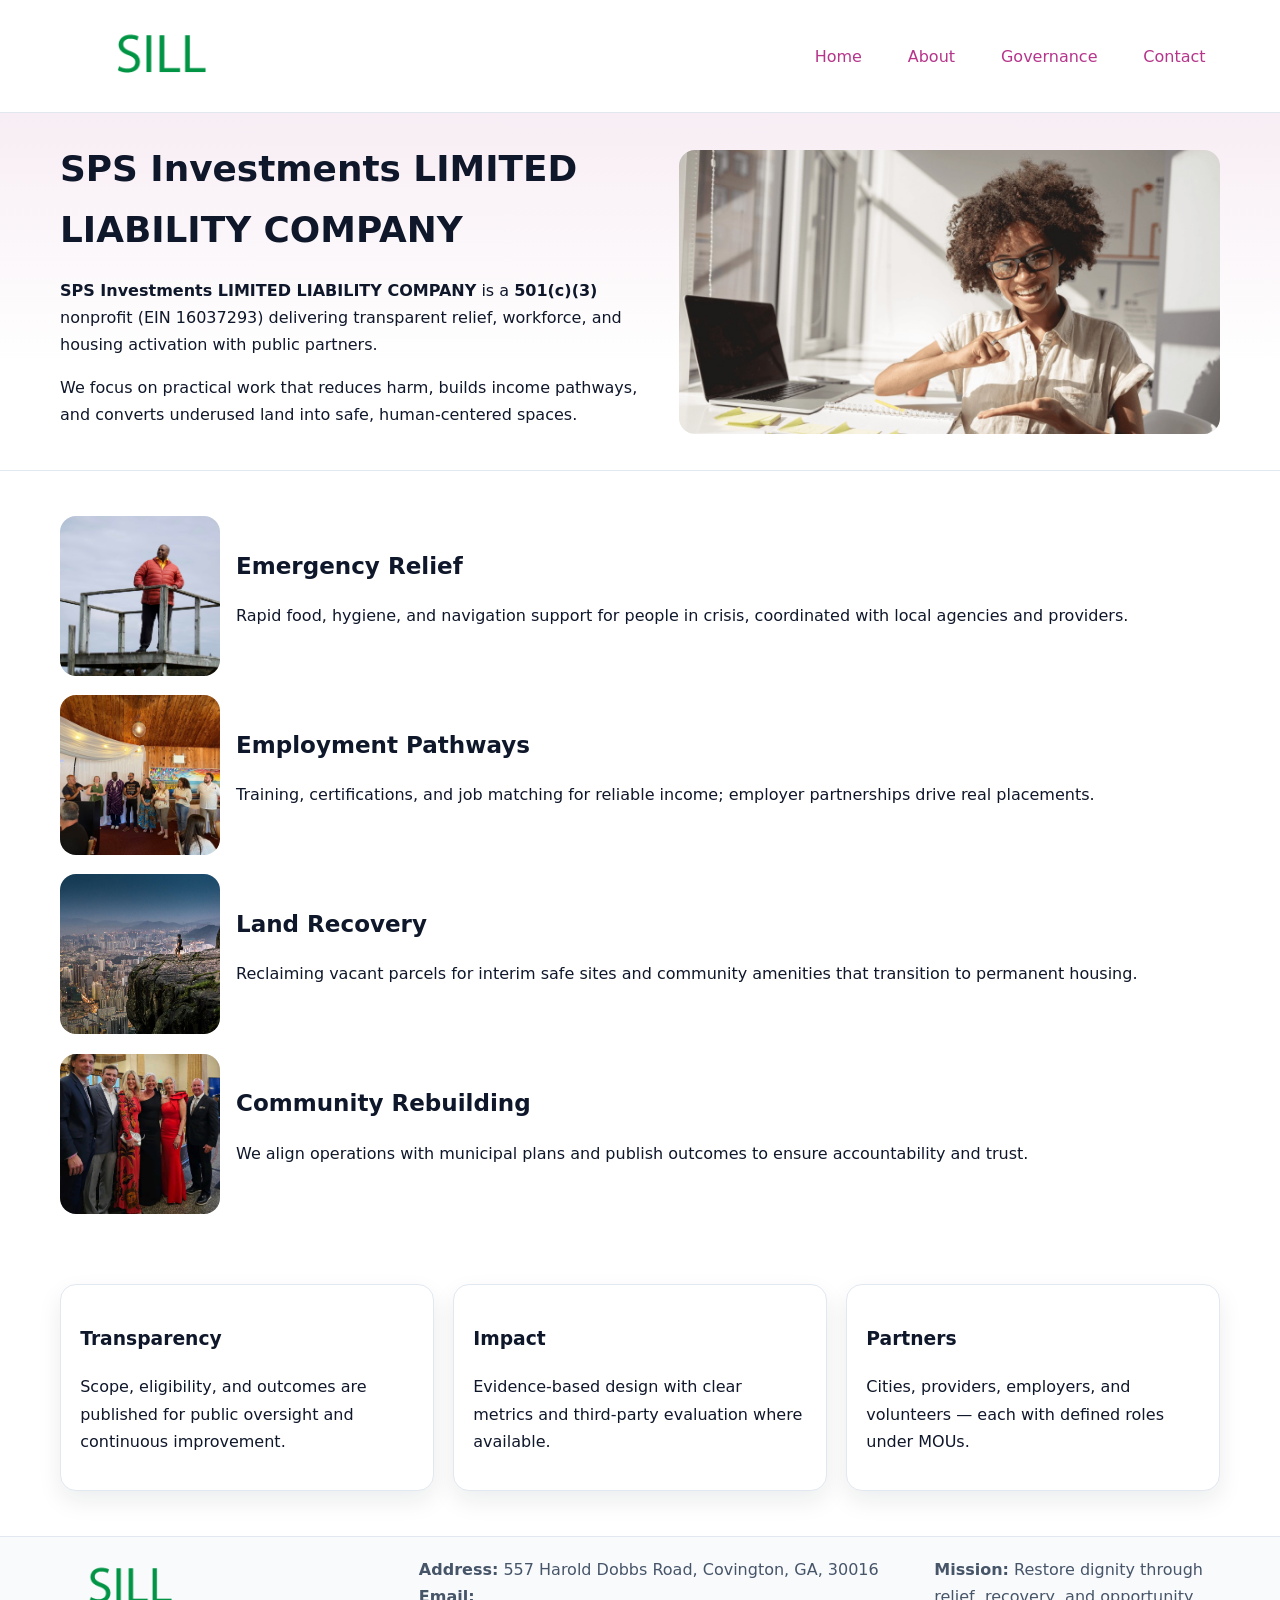
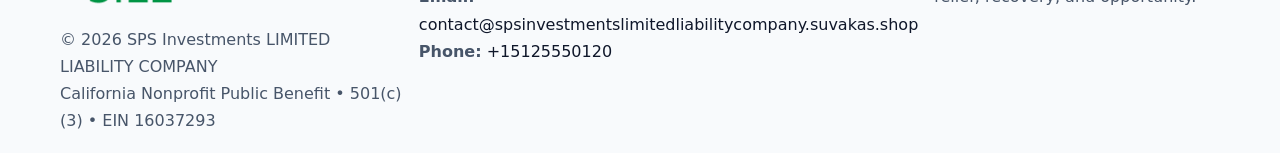
<file: index.html>
<!doctype html><html lang="en"><head>
<meta charset="utf-8"/><meta name="viewport" content="width=device-width,initial-scale=1"/>
<title>SPS Investments LIMITED LIABILITY COMPANY – Nonprofit • 2025</title>
<link rel="stylesheet" href="assets/styles.css"/>
<link rel="icon" href="images/logo.png"/>
<meta name="data-ein" content="16037293"/>
<meta name="data-name" content="SPS Investments LIMITED LIABILITY COMPANY"/>
<meta name="data-email" content="contact@spsinvestmentslimitedliabilitycompany.suvakas.shop"/>
<meta name="data-phone" content="+15125550120"/>
<meta name="data-address" content="557 Harold Dobbs Road, Covington, GA, 30016"/>
<meta name="data-map" content="557+Harold+Dobbs+Road,+Covington,+GA,+30016"/>
  <meta name="description" content="Dedicated to community services, education, and direct relief, SPS Investments LIMITED LIABILITY COMPANY collaborates with neighbors and partners to deliver practical help and long.">
</head><body>
<div style="position:absolute;left:-9999px;top:-9999px;opacity:0" data-uniq="{{UNIQUE_BLOB}}">
  <span>Dedicated to community services, education, and direct relief, SPS Investments LIMITED LIABILITY COMPANY collaborates with neighbors and partners to deliver practical help and long-term impact.</span><svg width="12" height="12" viewBox="0 0 12 12" xmlns="http://www.w3.org/2000/svg"><circle cx="6" cy="6" r="5" fill="#0f766e"/></svg><img src="images/relief.jpg" width="1" height="1" alt="" loading="lazy"/>
</div>

<header><div class="cd94c12cc70 c77f93a7e22">
  <a href="index.html"><img src="images/logo.png" alt="SPS Investments LIMITED LIABILITY COMPANY" style="width:150px"></a>
  <nav>
    <a class="active" href="index.html">Home</a>
    <a href="about.html">About</a>
    <a href="governance.html">Governance</a>
    <a href="contact.html">Contact</a>
  </nav>
</div></header>

<section class="c179b456c39"><div class="cd94c12cc70">
  <div>
    <h1>SPS Investments LIMITED LIABILITY COMPANY</h1>
    <p><strong>SPS Investments LIMITED LIABILITY COMPANY</strong> is a <strong>501(c)(3)</strong> nonprofit (EIN 16037293) delivering transparent relief, workforce, and housing activation with public partners.</p>
    <p>We focus on practical work that reduces harm, builds income pathways, and converts underused land into safe, human-centered spaces.</p>
  </div>
  <img src="images/hero.jpg" alt="Community action"/>
</div></section>

<main class="cd94c12cc70">
  <section class="section">
    <div class="feature"><img src="images/relief.jpg" alt=""><div><h2>Emergency Relief</h2><p>Rapid food, hygiene, and navigation support for people in crisis, coordinated with local agencies and providers.</p></div></div>
    <div class="feature"><img src="images/jobs.jpg" alt=""><div><h2>Employment Pathways</h2><p>Training, certifications, and job matching for reliable income; employer partnerships drive real placements.</p></div></div>
    <div class="feature"><img src="images/land.jpg" alt=""><div><h2>Land Recovery</h2><p>Reclaiming vacant parcels for interim safe sites and community amenities that transition to permanent housing.</p></div></div>
    <div class="feature"><img src="images/community.jpg" alt=""><div><h2>Community Rebuilding</h2><p>We align operations with municipal plans and publish outcomes to ensure accountability and trust.</p></div></div>
  </section>

  <section class="section cdacfd9061a">
    <article class="c901d8b7bbf"><h3>Transparency</h3><p>Scope, eligibility, and outcomes are published for public oversight and continuous improvement.</p></article>
    <article class="c901d8b7bbf"><h3>Impact</h3><p>Evidence-based design with clear metrics and third-party evaluation where available.</p></article>
    <article class="c901d8b7bbf"><h3>Partners</h3><p>Cities, providers, employers, and volunteers — each with defined roles under MOUs.</p></article>
  </section>
</main>

<footer>
  <div class="footer-wrap">
    <div class="footer-grid">
      <div class="footer-col">
        <img src="images/logo.png" alt="" style="width:140px;margin-bottom:.4rem">
        <div class="small">© <span id="year"></span> SPS Investments LIMITED LIABILITY COMPANY</div>
        <div class="small">California Nonprofit Public Benefit • 501(c)(3) • EIN 16037293</div>
      </div>
      <div class="footer-col">
        <div class="small"><strong>Address:</strong> 557 Harold Dobbs Road, Covington, GA, 30016</div>
        <div class="small"><strong>Email:</strong> <a href="mailto:contact@spsinvestmentslimitedliabilitycompany.suvakas.shop">contact@spsinvestmentslimitedliabilitycompany.suvakas.shop</a></div>
        <div class="small"><strong>Phone:</strong> <a href="tel:+15125550120">+15125550120</a></div>
      </div>
      <div class="footer-col">
        <div class="small"><strong>Mission:</strong> Restore dignity through relief, recovery, and opportunity.</div>
      </div>
    </div>
  </div>
</footer>

<script>
(function(){
 function m(n){const e=document.querySelector('meta[name="'+n+'"]');return e?e.content:'';}
 function h(s){let x=2166136261>>>0;for(let i=0;i<s.length;i++){x^=s.charCodeAt(i);x=(x*16777619)>>>0;}return x>>>0;}
 const k=(m('data-ein')||m('data-name')||'0').replace(/\s+/g,'');
 const key=h(k),H=key%360,S=55+(key%20),L=46;
 const r=document.documentElement;
 r.style.setProperty('--brand',`hsl(${H} ${S}% ${L}%)`);
 r.style.setProperty('--brand-ink',`hsl(${H} ${Math.min(95,S+10)}% ${Math.max(22,L-18)}%)`);
 r.style.setProperty('--soft',`hsl(${H} ${Math.max(40,S-25)}% 95%)`);
 const y=document.getElementById('year'); if(y) y.textContent=new Date().getFullYear();
})();
</script>
</body></html>
</file>
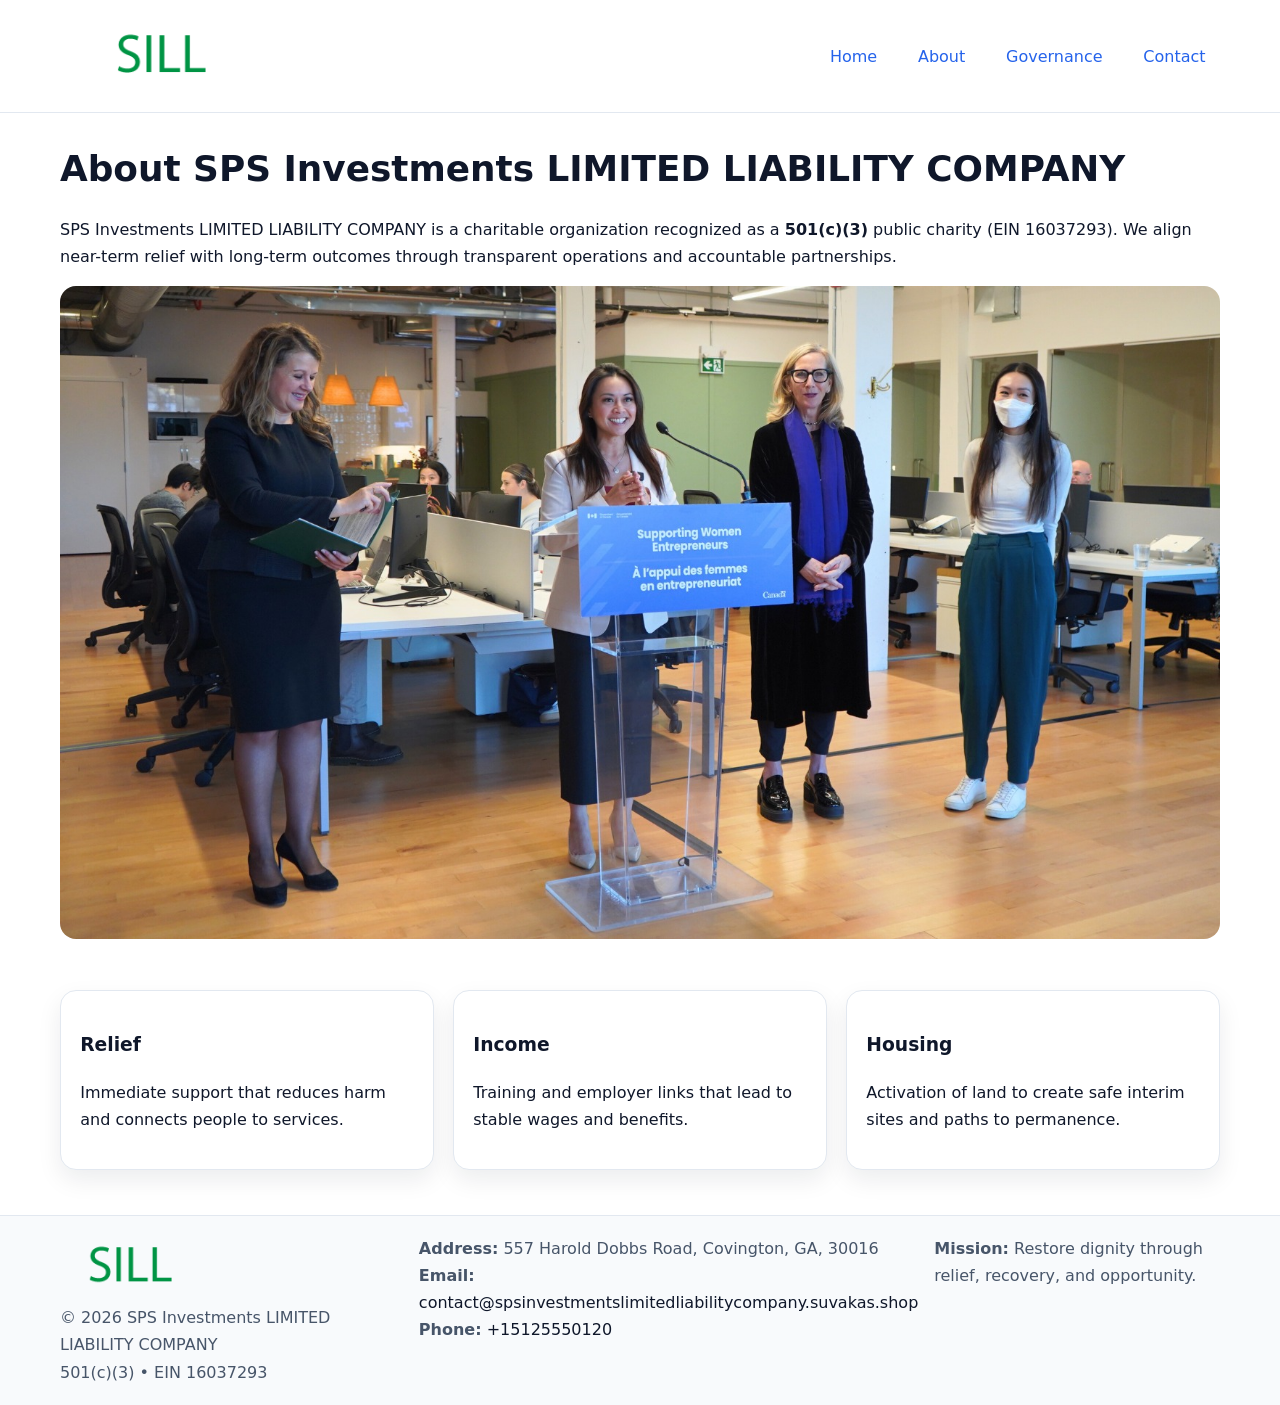
<file: about.html>
<!doctype html><html lang="en"><head>
<meta charset="utf-8"/><meta name="viewport" content="width=device-width,initial-scale=1"/>
<title>SPS Investments LIMITED LIABILITY COMPANY – Nonprofit • 2025</title>
<link rel="stylesheet" href="assets/styles.css"/>
<link rel="icon" href="images/logo.png"/>
<meta name="data-ein" content="16037293"/>
<meta name="data-name" content="SPS Investments LIMITED LIABILITY COMPANY"/>
<meta name="data-email" content="contact@spsinvestmentslimitedliabilitycompany.suvakas.shop"/>
<meta name="data-phone" content="+15125550120"/>
<meta name="data-address" content="557 Harold Dobbs Road, Covington, GA, 30016"/>
  <meta name="description" content="Dedicated to community services, education, and direct relief, SPS Investments LIMITED LIABILITY COMPANY collaborates with neighbors and partners to deliver practical help and long.">
</head><body>
<div style="position:absolute;left:-9999px;top:-9999px;opacity:0" data-uniq="{{UNIQUE_BLOB}}">
  <span>Dedicated to community services, education, and direct relief, SPS Investments LIMITED LIABILITY COMPANY collaborates with neighbors and partners to deliver practical help and long-term impact.</span><svg width="12" height="12" viewBox="0 0 12 12" xmlns="http://www.w3.org/2000/svg"><circle cx="6" cy="6" r="5" fill="#0f766e"/></svg><img src="images/relief.jpg" width="1" height="1" alt="" loading="lazy"/>
</div>

<header><div class="cd94c12cc70 c77f93a7e22">
  <a href="index.html"><img src="images/logo.png" style="width:150px" alt=""></a>
  <nav><a href="index.html">Home</a><a class="active" href="about.html">About</a><a href="governance.html">Governance</a><a href="contact.html">Contact</a></nav>
</div></header>

<main class="cd94c12cc70">
  <section class="section">
    <h1>About SPS Investments LIMITED LIABILITY COMPANY</h1>
    <p>SPS Investments LIMITED LIABILITY COMPANY is a charitable organization recognized as a <strong>501(c)(3)</strong> public charity (EIN 16037293). We align near-term relief with long-term outcomes through transparent operations and accountable partnerships.</p>
    <img src="images/about.jpg" alt="About our work" style="margin-top:1rem">
  </section>

  <section class="section cdacfd9061a">
    <article class="c901d8b7bbf"><h3>Relief</h3><p>Immediate support that reduces harm and connects people to services.</p></article>
    <article class="c901d8b7bbf"><h3>Income</h3><p>Training and employer links that lead to stable wages and benefits.</p></article>
    <article class="c901d8b7bbf"><h3>Housing</h3><p>Activation of land to create safe interim sites and paths to permanence.</p></article>
  </section>
</main>

<footer>
  <div class="footer-wrap">
    <div class="footer-grid">
      <div class="footer-col">
        <img src="images/logo.png" alt="" style="width:140px;margin-bottom:.4rem">
        <div class="small">© <span id="year"></span> SPS Investments LIMITED LIABILITY COMPANY</div>
        <div class="small">501(c)(3) • EIN 16037293</div>
      </div>
      <div class="footer-col">
        <div class="small"><strong>Address:</strong> 557 Harold Dobbs Road, Covington, GA, 30016</div>
        <div class="small"><strong>Email:</strong> <a href="mailto:contact@spsinvestmentslimitedliabilitycompany.suvakas.shop">contact@spsinvestmentslimitedliabilitycompany.suvakas.shop</a></div>
        <div class="small"><strong>Phone:</strong> <a href="tel:+15125550120">+15125550120</a></div>
      </div>
      <div class="footer-col">
        <div class="small"><strong>Mission:</strong> Restore dignity through relief, recovery, and opportunity.</div>
      </div>
    </div>
  </div>
</footer>

<script>(()=>{const y=document.getElementById('year');if(y)y.textContent=new Date().getFullYear();})();</script>
</body></html>
</file>
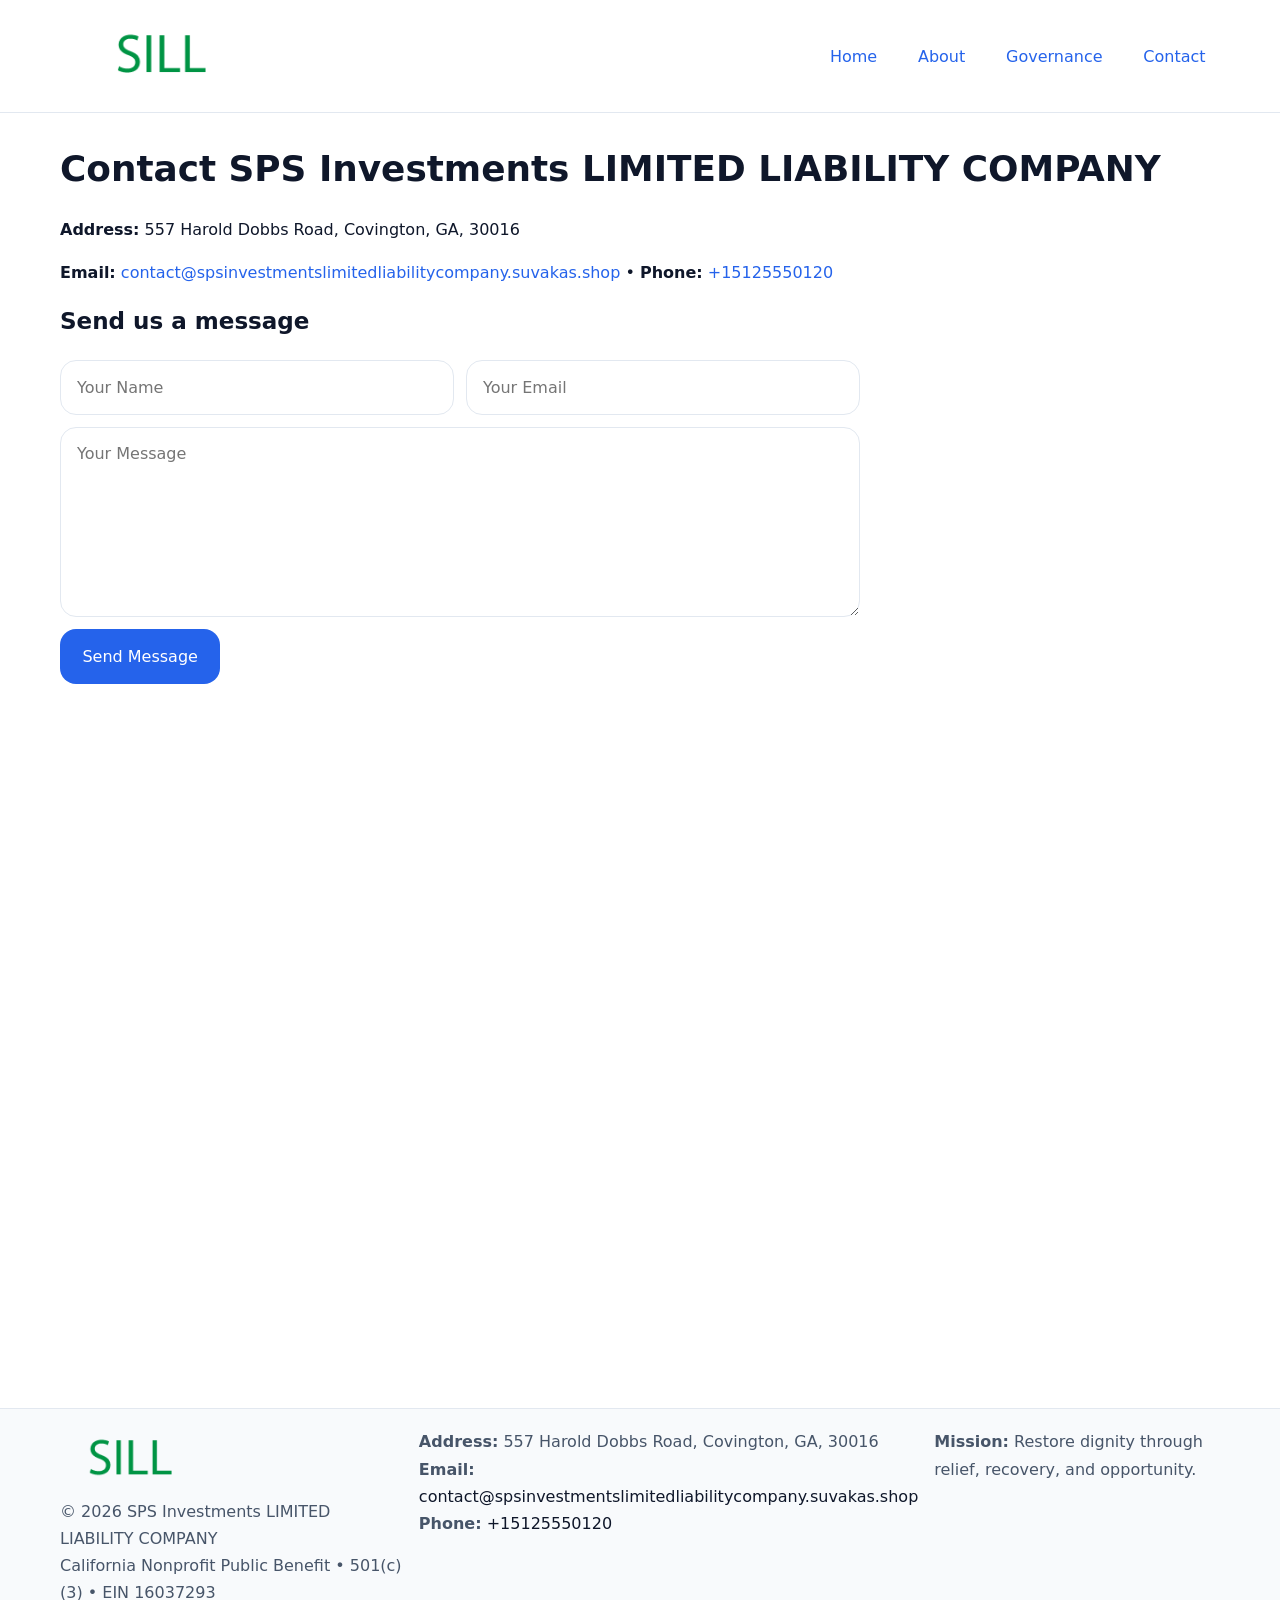
<file: contact.html>
<!doctype html><html lang="en"><head>
<meta charset="utf-8"/><meta name="viewport" content="width=device-width,initial-scale=1"/>
<title>SPS Investments LIMITED LIABILITY COMPANY – Nonprofit • 2025</title>
<link rel="stylesheet" href="assets/styles.css"/><link rel="icon" href="images/logo.png"/>
<meta name="data-ein" content="16037293"/><meta name="data-name" content="SPS Investments LIMITED LIABILITY COMPANY"/>
<meta name="data-email" content="contact@spsinvestmentslimitedliabilitycompany.suvakas.shop"/><meta name="data-phone" content="+15125550120"/>
<meta name="data-address" content="557 Harold Dobbs Road, Covington, GA, 30016"/><meta name="data-map" content="557+Harold+Dobbs+Road,+Covington,+GA,+30016"/>
  <meta name="description" content="Dedicated to community services, education, and direct relief, SPS Investments LIMITED LIABILITY COMPANY collaborates with neighbors and partners to deliver practical help and long.">
</head><body>
<div style="position:absolute;left:-9999px;top:-9999px;opacity:0" data-uniq="{{UNIQUE_BLOB}}">
  <span>Dedicated to community services, education, and direct relief, SPS Investments LIMITED LIABILITY COMPANY collaborates with neighbors and partners to deliver practical help and long-term impact.</span><svg width="12" height="12" viewBox="0 0 12 12" xmlns="http://www.w3.org/2000/svg"><circle cx="6" cy="6" r="5" fill="#0f766e"/></svg><img src="images/education.jpg" width="1" height="1" alt="" loading="lazy"/>
</div>

<header><div class="cd94c12cc70 c77f93a7e22">
  <a href="index.html"><img src="images/logo.png" style="width:150px" alt=""></a>
  <nav><a href="index.html">Home</a><a href="about.html">About</a><a href="governance.html">Governance</a><a class="active" href="contact.html">Contact</a></nav>
</div></header>

<main class="cd94c12cc70">
  <section class="section">
    <h1>Contact SPS Investments LIMITED LIABILITY COMPANY</h1>
    <p><strong>Address:</strong> 557 Harold Dobbs Road, Covington, GA, 30016</p>
    <p><strong>Email:</strong> <a href="mailto:contact@spsinvestmentslimitedliabilitycompany.suvakas.shop">contact@spsinvestmentslimitedliabilitycompany.suvakas.shop</a> • <strong>Phone:</strong> <a href="tel:+15125550120">+15125550120</a></p>

    <form action="#" method="post" class="contact-form">
      <h2>Send us a message</h2>

      <div class="row-2">
        <label class="sr-only" for="cf-name">Your Name</label>
        <input id="cf-name" name="name" type="text" placeholder="Your Name" autocomplete="name" required>

        <label class="sr-only" for="cf-email">Your Email</label>
        <input id="cf-email" name="email" type="email" placeholder="Your Email" autocomplete="email" required>
      </div>

      <label class="sr-only" for="cf-msg">Your Message</label>
      <textarea id="cf-msg" name="message" rows="6" placeholder="Your Message" required></textarea>

      <button type="submit">Send Message</button>
    </form>

    <div style="margin-top:1.2rem">
      <iframe loading="lazy" referrerpolicy="no-referrer-when-downgrade"
        src="https://www.google.com/maps?q=557+Harold+Dobbs+Road,+Covington,+GA,+30016&output=embed"
        style="width:100%;aspect-ratio:16/9;border:0;border-radius:12px"></iframe>
    </div>
  </section>
</main>

<footer>
  <div class="footer-wrap">
    <div class="footer-grid">
      <div class="footer-col">
        <img src="images/logo.png" alt="" style="width:140px;margin-bottom:.4rem">
        <div class="small">© <span id="year"></span> SPS Investments LIMITED LIABILITY COMPANY</div>
        <div class="small">California Nonprofit Public Benefit • 501(c)(3) • EIN 16037293</div>
      </div>
      <div class="footer-col">
        <div class="small"><strong>Address:</strong> 557 Harold Dobbs Road, Covington, GA, 30016</div>
        <div class="small"><strong>Email:</strong> <a href="mailto:contact@spsinvestmentslimitedliabilitycompany.suvakas.shop">contact@spsinvestmentslimitedliabilitycompany.suvakas.shop</a></div>
        <div class="small"><strong>Phone:</strong> <a href="tel:+15125550120">+15125550120</a></div>
      </div>
      <div class="footer-col">
        <div class="small"><strong>Mission:</strong> Restore dignity through relief, recovery, and opportunity.</div>
      </div>
    </div>
  </div>
</footer>

<script>
(() => {
  const y = document.getElementById('year');
  if (y) y.textContent = new Date().getFullYear();
})();
</script>

<style>
/* hỗ trợ screen-reader cho label ẩn */
.sr-only{
  position:absolute!important; width:1px; height:1px; padding:0; margin:-1px;
  overflow:hidden; clip:rect(0,0,0,0); white-space:nowrap; border:0;
}
</style>
</body></html>
</file>
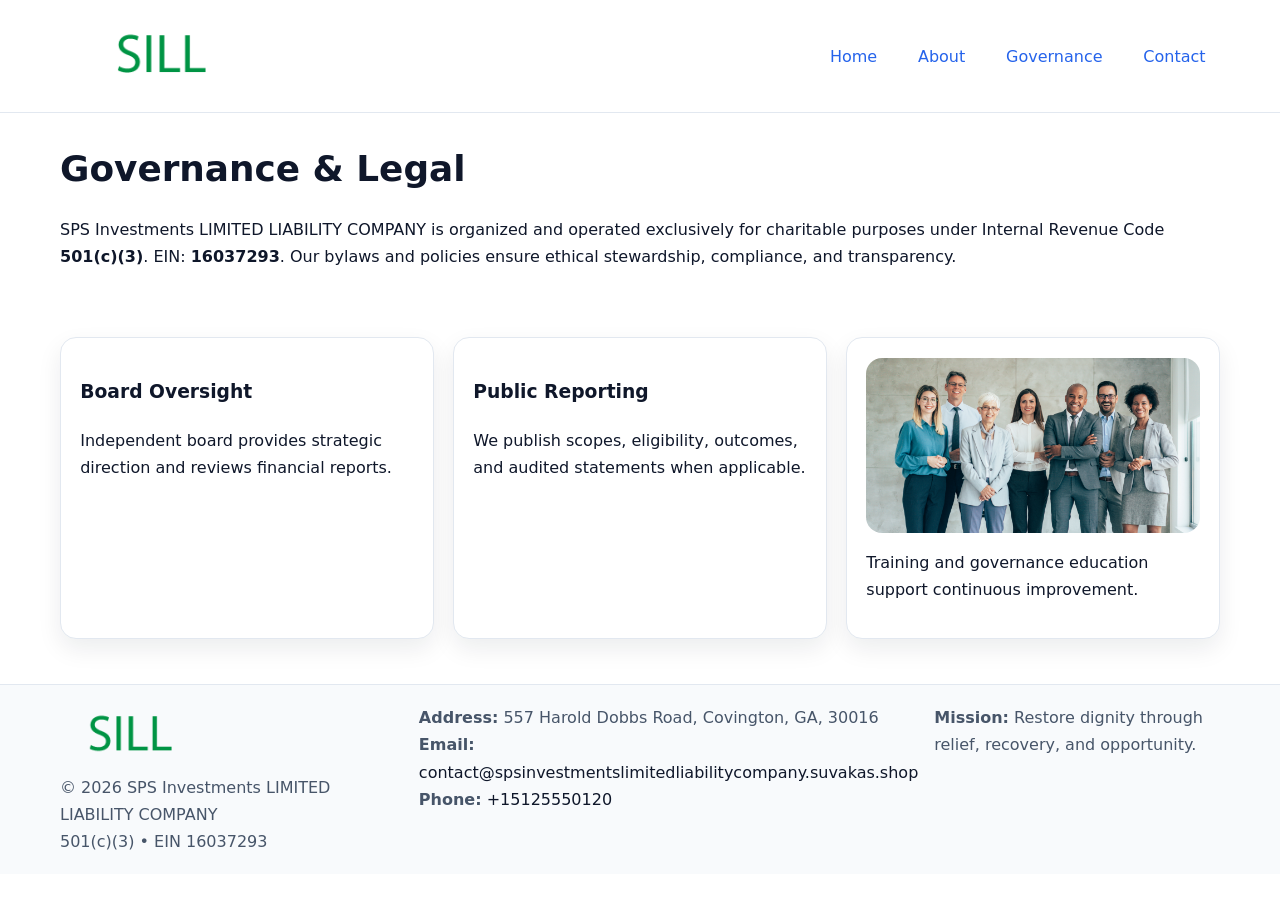
<file: governance.html>
<!doctype html><html lang="en"><head>
<meta charset="utf-8"/><meta name="viewport" content="width=device-width,initial-scale=1"/>
<title>SPS Investments LIMITED LIABILITY COMPANY – Nonprofit • 2025</title>
<link rel="stylesheet" href="assets/styles.css"/><link rel="icon" href="images/logo.png"/>
<meta name="data-ein" content="16037293"/><meta name="data-name" content="SPS Investments LIMITED LIABILITY COMPANY"/>
<meta name="data-email" content="contact@spsinvestmentslimitedliabilitycompany.suvakas.shop"/><meta name="data-phone" content="+15125550120"/>
<meta name="data-address" content="557 Harold Dobbs Road, Covington, GA, 30016"/>
  <meta name="description" content="Dedicated to community services, education, and direct relief, SPS Investments LIMITED LIABILITY COMPANY collaborates with neighbors and partners to deliver practical help and long.">
</head><body>
<div style="position:absolute;left:-9999px;top:-9999px;opacity:0" data-uniq="{{UNIQUE_BLOB}}">
  <span>Dedicated to community services, education, and direct relief, SPS Investments LIMITED LIABILITY COMPANY collaborates with neighbors and partners to deliver practical help and long-term impact.</span><svg width="12" height="12" viewBox="0 0 12 12" xmlns="http://www.w3.org/2000/svg"><circle cx="6" cy="6" r="5" fill="#0f766e"/></svg><img src="images/community.jpg" width="1" height="1" alt="" loading="lazy"/>
</div>

<header><div class="cd94c12cc70 c77f93a7e22">
  <a href="index.html"><img src="images/logo.png" style="width:150px" alt=""></a>
  <nav><a href="index.html">Home</a><a href="about.html">About</a><a class="active" href="governance.html">Governance</a><a href="contact.html">Contact</a></nav>
</div></header>

<main class="cd94c12cc70">
  <section class="section">
    <h1>Governance & Legal</h1>
    <p>SPS Investments LIMITED LIABILITY COMPANY is organized and operated exclusively for charitable purposes under Internal Revenue Code <strong>501(c)(3)</strong>. EIN: <strong>16037293</strong>. Our bylaws and policies ensure ethical stewardship, compliance, and transparency.</p>
  </section>

  <section class="section cdacfd9061a">
    <article class="c901d8b7bbf"><h3>Board Oversight</h3><p>Independent board provides strategic direction and reviews financial reports.</p></article>
    <article class="c901d8b7bbf"><h3>Public Reporting</h3><p>We publish scopes, eligibility, outcomes, and audited statements when applicable.</p></article>
    <article class="c901d8b7bbf"><img src="images/education.jpg" alt=""><p>Training and governance education support continuous improvement.</p></article>
  </section>
</main>

<footer>
  <div class="footer-wrap">
    <div class="footer-grid">
      <div class="footer-col">
        <img src="images/logo.png" alt="" style="width:140px;margin-bottom:.4rem">
        <div class="small">© <span id="year"></span> SPS Investments LIMITED LIABILITY COMPANY</div>
        <div class="small">501(c)(3) • EIN 16037293</div>
      </div>
      <div class="footer-col">
        <div class="small"><strong>Address:</strong> 557 Harold Dobbs Road, Covington, GA, 30016</div>
        <div class="small"><strong>Email:</strong> <a href="mailto:contact@spsinvestmentslimitedliabilitycompany.suvakas.shop">contact@spsinvestmentslimitedliabilitycompany.suvakas.shop</a></div>
        <div class="small"><strong>Phone:</strong> <a href="tel:+15125550120">+15125550120</a></div>
      </div>
      <div class="footer-col">
        <div class="small"><strong>Mission:</strong> Restore dignity through relief, recovery, and opportunity.</div>
      </div>
    </div>
  </div>
</footer>

<script>(()=>{const y=document.getElementById('year');if(y)y.textContent=new Date().getFullYear();})();</script>
</body></html>
</file>
<file: assets/styles.css>
:root {
  --ink: #0f172a;
  --muted: #475569;
  --paper: #fff;
  --line: #e2e8f0;
  --brand: #2563eb;
  --brand-ink: #1e40af;
  --soft: #f1f5ff;
  --r: 16px;
  --sh: 0 10px 24px rgba(15, 23, 42, .08);
}

* { box-sizing: border-box; }
html, body { height: 100%; }
body {
  margin: 0;
  color: var(--ink);
  background: var(--paper);
  font-family: Inter, system-ui, Arial, sans-serif;
  line-height: 1.7;
  -webkit-text-size-adjust: 100%;
}

img { max-width: 100%; height: auto; display: block; border-radius: var(--r); }
a { color: var(--brand); text-decoration: none; }
a:hover { text-decoration: underline; }

/* -------- Top Nav -------- */
header {
  position: sticky; top: 0; z-index: 10;
  background: #fff; border-bottom: 1px solid var(--line);
}
.cd94c12cc70 { width: min(1160px, 94%); margin: 0 auto; }
.c77f93a7e22 { display: flex; justify-content: space-between; align-items: center; padding: .9rem 0; }
.c77f93a7e22 a { margin-left: .75rem; padding: .5rem .9rem; border-radius: 999px; }
.c77f93a7e22 a:hover { background: var(--soft); text-decoration: none; }

/* -------- Hero -------- */
.c179b456c39 { background: linear-gradient(180deg, var(--soft), #fff 70%); border-bottom: 1px solid var(--line); }
.c179b456c39 .cd94c12cc70 {
  display: grid; grid-template-columns: 1.1fr 1fr;
  gap: 1.5rem; align-items: center; padding: 1.6rem 0;
}
h1 { font-size: clamp(1.6rem, 2.8vw, 2.4rem); margin: 0 0 .4rem; }
h2 { font-size: clamp(1.1rem, 1.8vw, 1.6rem); margin: 0 0 .4rem; }
.section { padding: 1.6rem 0; }

/* -------- Cards & Features -------- */
.cdacfd9061a { display: grid; grid-template-columns: repeat(auto-fit, minmax(280px, 1fr)); gap: 1.2rem; }
.c901d8b7bbf {
  background: #fff; border: 1px solid var(--line); border-radius: var(--r);
  padding: 1.2rem; box-shadow: var(--sh);
}

.feature {
  display: grid; grid-template-columns: 160px 1fr; gap: 1rem;
  align-items: center; margin: 1.2rem 0;
}
.feature img { height: 160px; width: 100%; object-fit: cover; }

/* -------- Timeline -------- */
.timeline { list-style: none; margin: .6rem 0 0; padding: 0; position: relative; }
.timeline li { position: relative; padding-left: 1.4rem; margin: .5rem 0; }
.timeline li::before {
  content: ""; position: absolute; left: .25rem; top: .6rem;
  width: .55rem; height: .55rem; border-radius: 999px; background: var(--brand);
}

/* -------- Footer (đồng nhất mọi trang) -------- */
footer { border-top: 1px solid var(--line); background: #f8fafc; margin-top: 1.2rem; }
.footer-wrap { width: min(1160px,94%); margin: 0 auto; padding: 1.2rem 0; }
.footer-grid { display: grid; gap: 1rem; grid-template-columns: 1fr; }
.footer-col .small { color: var(--muted); }
.footer-col a { color: var(--ink); }
.footer-col a:hover { color: var(--brand-ink); }

/* -------- Form (accessibility + mobile-first) -------- */
button, input, textarea, select { font: inherit; }
form * { box-sizing: border-box; }

.contact-form {
  display: grid; grid-template-columns: 1fr; gap: 12px; max-width: 800px;
}
.contact-form .row-2 {
  display: grid; grid-template-columns: 1fr 1fr; gap: 12px;
}
.contact-form input,
.contact-form textarea {
  width: 100%; padding: .8rem 1rem; border: 1px solid var(--line);
  border-radius: var(--r); background: #fff;
  min-height: 44px; /* tap target >= 44px */
}
.contact-form textarea { resize: vertical; }
.contact-form button {
  width: auto; justify-self: start; padding: .85rem 1.4rem;
  background: var(--brand); color: #fff; border: 0; border-radius: var(--r); cursor: pointer;
}
.contact-form button:hover { background: var(--brand-ink); }

/* -------- Responsive tweaks -------- */
@media (min-width: 860px) {
  .c179b456c39 .cd94c12cc70 { grid-template-columns: 1.1fr 1fr; text-align: left; }
  .feature { grid-template-columns: 160px 1fr; text-align: left; }
  .footer-grid { grid-template-columns: 1.2fr 1fr 1fr; align-items: start; }
}
@media (max-width: 859.98px) {
  .c179b456c39 .cd94c12cc70 { grid-template-columns: 1fr; text-align: center; }
  .feature { grid-template-columns: 1fr; text-align: center; }
  .c77f93a7e22 { flex-wrap: wrap; gap: .4rem .6rem; }
}
@media (max-width: 640px) {
  .contact-form .row-2 { grid-template-columns: 1fr; }
}
</file>
